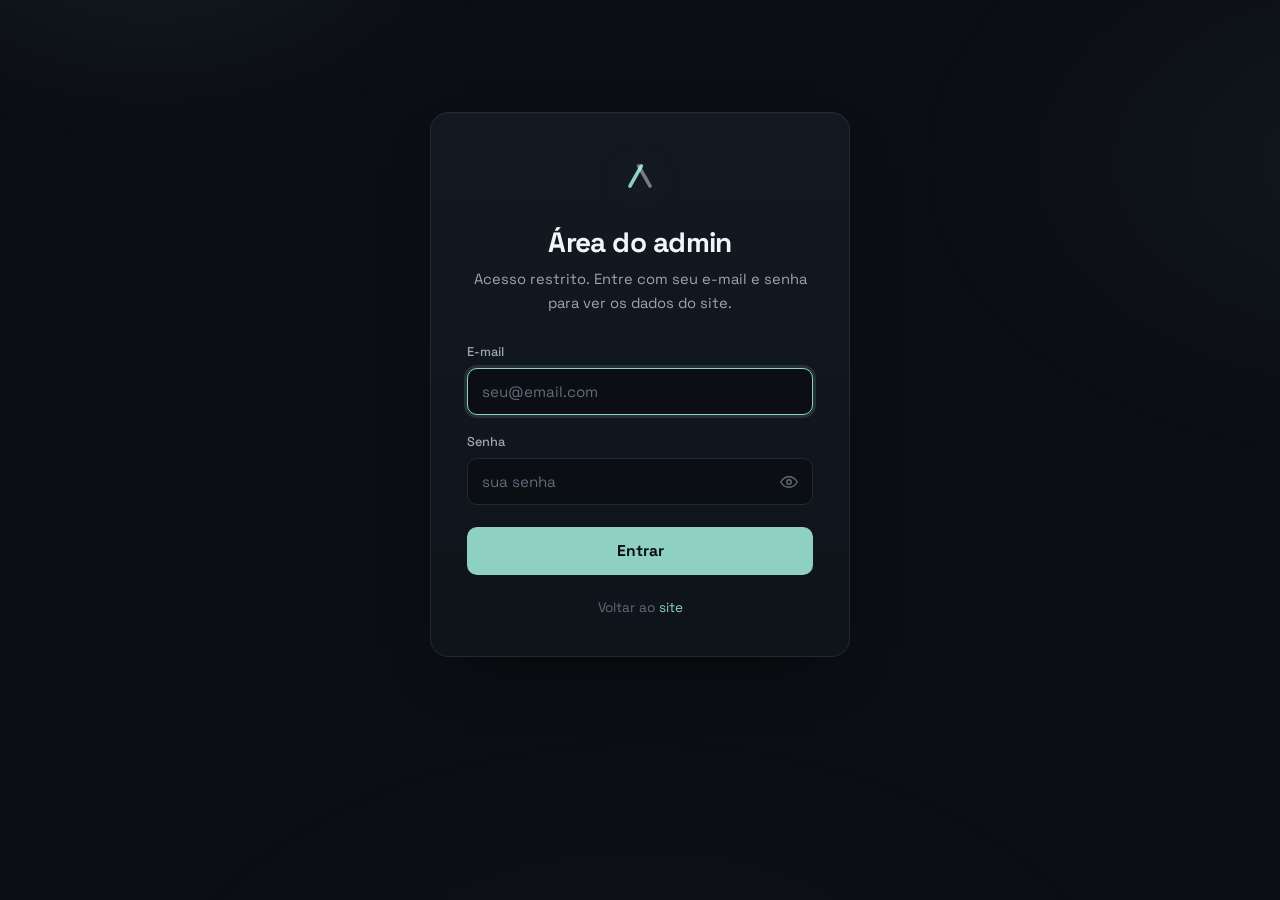
<file: hyoga/area/index.html>
<!DOCTYPE html>
<html lang="pt-BR">
<head>
  <meta charset="UTF-8">
  <meta name="viewport" content="width=device-width, initial-scale=1.0">
  <meta name="color-scheme" content="dark">
  <title>Área do admin — Hyoga</title>
  <link rel="icon" href="/favicon.svg" type="image/svg+xml">
  <link rel="preconnect" href="https://fonts.googleapis.com">
  <link rel="preconnect" href="https://fonts.gstatic.com" crossorigin>
  <link href="https://fonts.googleapis.com/css2?family=Space+Grotesk:wght@400;500;600;700&display=swap" rel="stylesheet">
  <link rel="stylesheet" href="/hyoga/area/admin.css">
</head>
<body>
  <div class="brilho" aria-hidden="true"></div>

  <main class="wrap">

    <section id="tela-login" class="card login" hidden>
      <div class="logo-admin" aria-hidden="true">
        <svg viewBox="0 0 64 64" width="46" height="46">
          <path d="M18 46 L34 18" stroke="#8ED0C2" stroke-width="5" stroke-linecap="round" fill="none"/>
          <path d="M46 46 L30 18" stroke="#F2F5F7" stroke-width="5" stroke-linecap="round" fill="none" opacity=".45"/>
        </svg>
      </div>
      <h1>Área do admin</h1>
      <p class="login-sub">Acesso restrito. Entre com seu e-mail e senha para ver os dados do site.</p>
      <form id="form-login" autocomplete="on">
        <div class="campo">
          <label for="email">E-mail</label>
          <input type="email" id="email" name="email" required autocomplete="username" placeholder="seu@email.com">
        </div>
        <div class="campo">
          <label for="senha">Senha</label>
          <div class="input-senha">
            <input type="password" id="senha" name="senha" required autocomplete="current-password" placeholder="sua senha">
            <button type="button" id="btn-ver-senha" class="ver-senha" aria-label="Mostrar senha" aria-pressed="false">
              <svg class="icone-olho" viewBox="0 0 24 24" aria-hidden="true"><path d="M1 12s4-7 11-7 11 7 11 7-4 7-11 7S1 12 1 12z"/><circle cx="12" cy="12" r="3"/></svg>
              <svg class="icone-olho-fechado" viewBox="0 0 24 24" aria-hidden="true"><path d="M17.94 17.94A10.07 10.07 0 0 1 12 20c-7 0-11-8-11-8a18.45 18.45 0 0 1 5.06-5.94M9.9 4.24A9.12 9.12 0 0 1 12 4c7 0 11 8 11 8a18.5 18.5 0 0 1-2.16 3.19m-6.72-1.07a3 3 0 1 1-4.24-4.24"/><path d="M1 1l22 22"/></svg>
            </button>
          </div>
        </div>
        <p class="erro" id="erro-login" role="alert" hidden></p>
        <button type="submit" id="btn-entrar">Entrar</button>
      </form>
      <p class="login-voltar">Voltar ao <a href="/">site</a></p>
    </section>

    <section id="tela-painel" hidden>
      <header class="painel-topo">
        <div class="marca">
          <svg class="marca-mark" viewBox="0 0 64 64" aria-hidden="true">
            <path d="M18 46 L34 18" stroke="#8ED0C2" stroke-width="5" stroke-linecap="round" fill="none"/>
            <path d="M46 46 L30 18" stroke="#F2F5F7" stroke-width="5" stroke-linecap="round" fill="none" opacity=".45"/>
          </svg>
          <div class="marca-texto">
            <p class="marca-nome">HYOGA</p>
            <p class="marca-sub">Área do admin</p>
          </div>
        </div>
        <div class="topo-acoes">
          <button type="button" id="btn-atualizar" class="botao-icone" aria-label="Atualizar dados" title="Atualizar dados">
            <svg viewBox="0 0 24 24" aria-hidden="true"><path d="M21 12a9 9 0 1 1-2.64-6.36"/><path d="M21 3v6h-6"/></svg>
          </button>
          <button type="button" id="btn-sair" class="botao-secundario">Sair</button>
        </div>
      </header>

      <div class="cabecalho-painel">
        <div>
          <h1>Visão geral</h1>
          <p class="data-hoje" id="data-hoje"></p>
        </div>
        <p class="ultima-atualizacao" id="ultima-atualizacao" hidden></p>
      </div>

      <div class="skeleton" id="skeleton-stats" aria-hidden="true">
        <div class="sk sk-destaque"></div>
        <div class="sk sk-destaque"></div>
        <div class="sk sk-destaque"></div>
        <div class="sk sk-rede"></div>
        <div class="sk sk-rede"></div>
        <div class="sk sk-rede"></div>
        <div class="sk sk-linha"></div>
        <div class="sk sk-rede"></div>
        <div class="sk sk-rede"></div>
        <div class="sk sk-rede"></div>
        <div class="sk sk-rede"></div>
        <div class="sk sk-rede"></div>
        <div class="sk sk-rede"></div>
        <div class="sk sk-rede"></div>
        <div class="sk sk-linha"></div>
        <div class="sk sk-rede"></div>
        <div class="sk sk-rede"></div>
        <div class="sk sk-rede"></div>
      </div>

      <div id="conteudo-stats" hidden>
        <div class="grade grade-destaque" id="stats-destaque"></div>
        <div class="grade grade-leads" id="grade-leads"></div>
        <div class="secao">
          <h2>Redes e links</h2>
          <div class="grade grade-redes" id="grade-redes"></div>
        </div>
        <div class="secao">
          <h2>Perfil dos leads</h2>
          <div class="grade grade-perfil" id="grade-perfil"></div>
        </div>
      </div>

      <section class="secao secao-msgs" aria-labelledby="titulo-msgs">
        <div class="msgs-topo">
          <div>
            <h2 id="titulo-msgs">Mensagens do formulário</h2>
            <p class="msgs-sub" id="msgs-sub"></p>
          </div>
          <div class="msgs-topo-acoes">
            <button type="button" id="filtro-nao-vistas" class="filtro-chip" aria-pressed="false">Não lidas</button>
            <div class="busca">
              <svg viewBox="0 0 24 24" aria-hidden="true"><circle cx="11" cy="11" r="7"/><path d="M21 21l-4.3-4.3"/></svg>
              <input type="search" id="busca-msgs" placeholder="Filtrar mensagens" aria-label="Filtrar mensagens">
            </div>
          </div>
        </div>
        <div class="vazio" id="sem-msgs" hidden>
          <svg class="vazio-icone" viewBox="0 0 24 24" aria-hidden="true"><rect x="2" y="4" width="20" height="16" rx="2"/><path d="M22 6l-10 7L2 6"/></svg>
          <p class="vazio-titulo" id="sem-msgs-titulo">Nenhuma mensagem ainda</p>
          <p class="vazio-texto" id="sem-msgs-texto">As mensagens enviadas pelo formulário do site aparecem aqui.</p>
        </div>
        <div class="lista" id="lista-msgs"></div>
      </section>
    </section>

  </main>
  <script src="/hyoga/area/admin.js"></script>
</body>
</html>
</file>
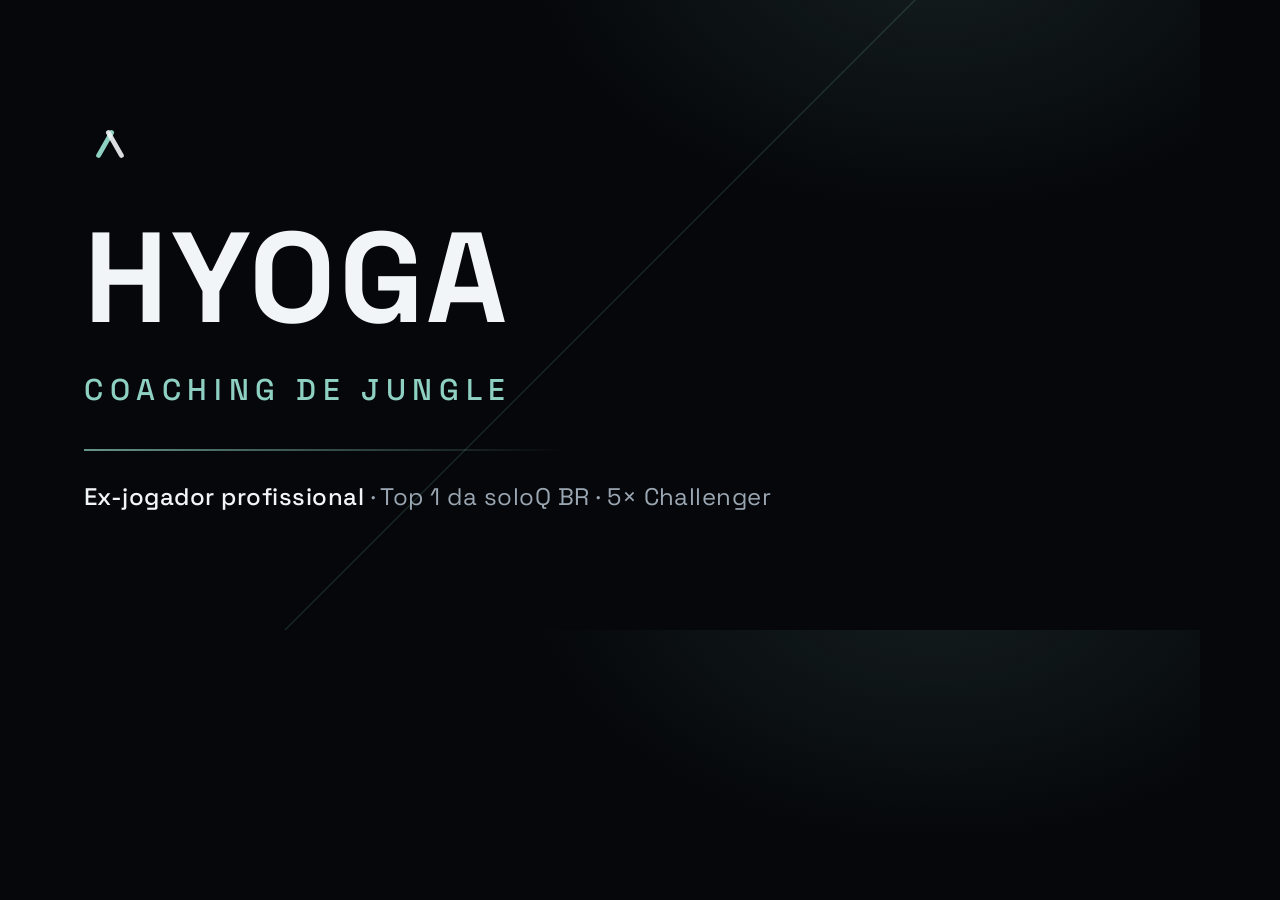
<file: docs/og-source.html>
<!DOCTYPE html>
<html lang="pt-BR">
<head>
<meta charset="UTF-8">
<title>OG source — Hyoga</title>
<link rel="preconnect" href="https://fonts.googleapis.com">
<link rel="preconnect" href="https://fonts.gstatic.com" crossorigin>
<link href="https://fonts.googleapis.com/css2?family=Space+Grotesk:wght@400;500;700&display=swap" rel="stylesheet">
<style>
  * { margin: 0; padding: 0; box-sizing: border-box; }
  html, body { width: 1200px; height: 630px; overflow: hidden; }
  body {
    background: #05070A;
    background-image: radial-gradient(600px 400px at 78% -10%, rgba(142, 208, 194, 0.12), transparent 70%);
    font-family: 'Space Grotesk', system-ui, sans-serif;
    color: #F2F5F7;
    display: flex;
    flex-direction: column;
    justify-content: center;
    padding: 72px 84px;
    position: relative;
  }
  /* linha de precisão diagonal sutil no canto */
  body::after {
    content: '';
    position: absolute;
    inset: 0;
    background: linear-gradient(135deg, transparent 49.9%, rgba(142, 208, 194, 0.16) 50%, transparent 50.1%);
  }
  .emblem { display: flex; gap: 10px; margin-bottom: 44px; }
  .emblem svg { width: 52px; height: 52px; }
  .nome { font-size: 128px; font-weight: 700; letter-spacing: 0.02em; line-height: 1; }
  .tagline {
    margin-top: 28px;
    font-size: 30px;
    font-weight: 500;
    letter-spacing: 0.22em;
    text-transform: uppercase;
    color: #8ED0C2;
  }
  .linha {
    width: 480px;
    height: 2px;
    background: linear-gradient(90deg, rgba(142, 208, 194, 0.7), transparent);
    margin: 40px 0 30px;
  }
  .provas { font-size: 24px; color: #9AA6B2; letter-spacing: 0.02em; }
  .provas strong { color: #F2F5F7; font-weight: 500; }
</style>
</head>
<body>
  <div class="emblem">
    <svg viewBox="0 0 64 64" aria-hidden="true">
      <path d="M18 46 L34 18" stroke="#8ED0C2" stroke-width="6" stroke-linecap="round" fill="none"/>
      <path d="M46 46 L30 18" stroke="#F2F5F7" stroke-width="6" stroke-linecap="round" fill="none" opacity=".9"/>
    </svg>
  </div>

  <div class="nome">HYOGA</div>
  <div class="tagline">Coaching de Jungle</div>
  <div class="linha"></div>
  <div class="provas">
    <strong>Ex-jogador profissional</strong> · Top 1 da soloQ BR · 5× Challenger
  </div>
</body>
</html>
</file>
<file: hyoga/area/admin.css>
:root {
  --bg: #0B0E13;
  --bg-2: #11161D;
  --bg-3: #151C24;
  --cyan: #8ED0C2;
  --cyan-forte: #6FB8A8;
  --cyan-suave: rgba(142, 208, 194, 0.12);
  --texto: #F2F5F7;
  --texto-2: #9AA6B2;
  --texto-3: #5F6C7A;
  --borda: #202A34;
  --borda-2: #2C3946;
  --erro: #FF6B6B;
  --raio: 14px;
  --raio-2: 10px;
  --transicao: 180ms ease;
}

* {
  box-sizing: border-box;
  margin: 0;
  padding: 0;
}

html {
  scroll-behavior: smooth;
}

body {
  background: var(--bg);
  color: var(--texto);
  font-family: 'Space Grotesk', system-ui, -apple-system, 'Segoe UI', Roboto, sans-serif;
  min-height: 100dvh;
  padding: 40px 20px 64px;
  -webkit-font-smoothing: antialiased;
}

[hidden] {
  display: none !important;
}

::selection {
  background: rgba(142, 208, 194, 0.3);
}

::-webkit-scrollbar {
  width: 10px;
}

::-webkit-scrollbar-track {
  background: transparent;
}

::-webkit-scrollbar-thumb {
  background: #232D38;
  border-radius: 999px;
  border: 2px solid var(--bg);
}

.brilho {
  position: fixed;
  inset: 0;
  z-index: 0;
  pointer-events: none;
  background:
    radial-gradient(600px 400px at 12% -10%, rgba(142, 208, 194, 0.07), transparent 60%),
    radial-gradient(800px 520px at 108% 18%, rgba(142, 208, 194, 0.05), transparent 60%),
    radial-gradient(900px 600px at 50% 120%, rgba(142, 208, 194, 0.04), transparent 60%);
}

.wrap {
  position: relative;
  z-index: 1;
  max-width: 1060px;
  margin: 0 auto;
}

.login {
  max-width: 420px;
  margin: 8vh auto 0;
  text-align: center;
  background: linear-gradient(180deg, #131921, #0F141B);
  border: 1px solid var(--borda);
  border-radius: 18px;
  padding: 40px 36px;
  box-shadow: 0 24px 60px -32px rgba(0, 0, 0, 0.75), inset 0 1px 0 rgba(255, 255, 255, 0.03);
}

.logo-admin {
  margin-bottom: 20px;
}

.logo-admin svg {
  filter: drop-shadow(0 6px 18px rgba(142, 208, 194, 0.25));
}

h1 {
  font-size: clamp(1.5rem, 3vw, 1.75rem);
  font-weight: 700;
  letter-spacing: -0.02em;
  margin-bottom: 8px;
}

.login-sub {
  color: var(--texto-2);
  font-size: 0.92rem;
  line-height: 1.6;
  margin-bottom: 28px;
}

.campo {
  margin-bottom: 18px;
  text-align: left;
}

form label {
  display: block;
  font-size: 0.8rem;
  font-weight: 500;
  color: var(--texto-2);
  margin-bottom: 8px;
}

input {
  width: 100%;
  background: var(--bg);
  border: 1px solid var(--borda);
  border-radius: var(--raio-2);
  color: var(--texto);
  padding: 13px 14px;
  font-size: 0.95rem;
  font-family: inherit;
  transition: border-color var(--transicao), box-shadow var(--transicao), background var(--transicao);
}

input:hover {
  border-color: var(--borda-2);
}

input:focus {
  outline: none;
  border-color: var(--cyan);
  box-shadow: 0 0 0 3px rgba(142, 208, 194, 0.14);
}

input:focus-visible {
  outline: none;
}

input::placeholder {
  color: var(--texto-3);
}

.input-senha {
  position: relative;
}

.input-senha input {
  padding-right: 46px;
}

.ver-senha {
  position: absolute;
  right: 7px;
  top: 50%;
  transform: translateY(-50%);
  width: 34px;
  height: 34px;
  padding: 0;
  display: grid;
  place-items: center;
  background: transparent;
  border: 0;
  border-radius: 8px;
  color: var(--texto-3);
  cursor: pointer;
  transition: color var(--transicao), background var(--transicao);
}

.ver-senha:hover {
  color: var(--texto);
  background: rgba(255, 255, 255, 0.04);
}

.ver-senha svg {
  width: 18px;
  height: 18px;
  fill: none;
  stroke: currentColor;
  stroke-width: 1.8;
  stroke-linecap: round;
  stroke-linejoin: round;
}

.icone-olho-fechado {
  display: none;
}

.ver-senha.ativo .icone-olho {
  display: none;
}

.ver-senha.ativo .icone-olho-fechado {
  display: block;
}

.erro {
  color: var(--erro);
  font-size: 0.85rem;
  text-align: left;
  margin: -6px 0 14px;
  background: rgba(255, 107, 107, 0.07);
  border: 1px solid rgba(255, 107, 107, 0.22);
  border-radius: 8px;
  padding: 10px 12px;
  line-height: 1.5;
}

button {
  font-family: inherit;
}

#btn-entrar {
  width: 100%;
  background: var(--cyan);
  color: #0B0E13;
  border: 0;
  border-radius: var(--raio-2);
  padding: 14px 16px;
  font-size: 0.98rem;
  font-weight: 700;
  cursor: pointer;
  margin-top: 4px;
  transition: background var(--transicao), transform var(--transicao), opacity var(--transicao);
}

#btn-entrar:hover {
  background: var(--cyan-forte);
  transform: translateY(-1px);
}

#btn-entrar:active {
  transform: scale(0.985);
}

#btn-entrar:disabled {
  opacity: 0.55;
  cursor: default;
  transform: none;
}

.login-voltar {
  margin-top: 24px;
  font-size: 0.85rem;
  color: var(--texto-3);
}

.login-voltar a {
  color: var(--cyan);
  text-decoration: none;
}

.login-voltar a:hover {
  text-decoration: underline;
}

.painel-topo {
  position: sticky;
  top: 0;
  z-index: 10;
  display: flex;
  justify-content: space-between;
  align-items: center;
  gap: 16px;
  padding: 14px 0 18px;
  margin-bottom: 28px;
  background: linear-gradient(180deg, rgba(11, 14, 19, 0.94), rgba(11, 14, 19, 0.8) 72%, transparent);
}

.marca {
  display: flex;
  align-items: center;
  gap: 12px;
}

.marca-mark {
  width: 30px;
  height: 30px;
}

.marca-nome {
  font-size: 0.8rem;
  font-weight: 700;
  letter-spacing: 0.18em;
}

.marca-sub {
  font-size: 0.72rem;
  color: var(--texto-3);
  margin-top: 2px;
}

.topo-acoes {
  display: flex;
  align-items: center;
  gap: 10px;
}

.botao-secundario {
  width: auto;
  background: transparent;
  color: var(--cyan);
  border: 1px solid rgba(142, 208, 194, 0.35);
  padding: 9px 18px;
  border-radius: 999px;
  font-size: 0.85rem;
  font-weight: 600;
  cursor: pointer;
  transition: background var(--transicao), border-color var(--transicao), transform var(--transicao);
}

.botao-secundario:hover {
  background: var(--cyan-suave);
  border-color: var(--cyan);
}

.botao-secundario:active {
  transform: scale(0.97);
}

.botao-icone {
  width: 38px;
  height: 38px;
  padding: 0;
  display: grid;
  place-items: center;
  background: transparent;
  border: 1px solid var(--borda);
  border-radius: 999px;
  color: var(--texto-2);
  cursor: pointer;
  transition: color var(--transicao), border-color var(--transicao), background var(--transicao);
}

.botao-icone:hover {
  color: var(--cyan);
  border-color: var(--borda-2);
  background: var(--bg-2);
}

.botao-icone:active {
  transform: scale(0.96);
}

.botao-icone:disabled {
  opacity: 0.5;
  cursor: default;
}

.botao-icone svg {
  width: 16px;
  height: 16px;
  fill: none;
  stroke: currentColor;
  stroke-width: 1.8;
  stroke-linecap: round;
  stroke-linejoin: round;
}

.botao-icone.girando svg {
  animation: girar 0.8s linear infinite;
}

@keyframes girar {
  to {
    transform: rotate(360deg);
  }
}

.cabecalho-painel {
  display: flex;
  justify-content: space-between;
  align-items: flex-end;
  gap: 16px;
  flex-wrap: wrap;
  margin-bottom: 24px;
}

.data-hoje {
  color: var(--texto-2);
  font-size: 0.9rem;
  margin-top: 6px;
  text-transform: capitalize;
}

.ultima-atualizacao {
  color: var(--texto-3);
  font-size: 0.78rem;
  white-space: nowrap;
}

.grade {
  display: grid;
  gap: 14px;
}

.grade-destaque {
  grid-template-columns: repeat(auto-fit, minmax(240px, 1fr));
}

.grade-leads {
  grid-template-columns: repeat(auto-fit, minmax(200px, 1fr));
}

.grade-redes {
  grid-template-columns: repeat(auto-fill, minmax(148px, 1fr));
}

.grade-perfil {
  grid-template-columns: repeat(auto-fit, minmax(200px, 1fr));
}

.stat {
  position: relative;
  overflow: hidden;
  background: linear-gradient(180deg, #121820, #0F141B);
  border: 1px solid var(--borda);
  border-radius: var(--raio);
  padding: 18px 20px;
  transition: transform var(--transicao), border-color var(--transicao), background var(--transicao);
}

.stat:hover {
  border-color: var(--borda-2);
  transform: translateY(-2px);
}

.stat-destaque {
  padding: 22px 24px;
  background: linear-gradient(180deg, #131B22, #0F151C);
  border-color: rgba(142, 208, 194, 0.16);
}

.stat-destaque::before {
  content: '';
  position: absolute;
  inset: 0 auto 0 0;
  width: 3px;
  background: linear-gradient(180deg, var(--cyan), rgba(142, 208, 194, 0.12));
}

.stat-topo {
  display: flex;
  align-items: center;
  gap: 10px;
  margin-bottom: 14px;
}

.stat-icone {
  width: 34px;
  height: 34px;
  border-radius: 10px;
  display: grid;
  place-items: center;
  background: var(--cyan-suave);
  color: var(--cyan);
  flex: none;
}

.stat-icone svg {
  width: 17px;
  height: 17px;
  fill: none;
  stroke: currentColor;
  stroke-width: 1.8;
  stroke-linecap: round;
  stroke-linejoin: round;
}

.stat-nome {
  color: var(--texto-2);
  font-size: 0.82rem;
  font-weight: 500;
}

.stat-numero {
  font-size: 2rem;
  font-weight: 700;
  letter-spacing: -0.02em;
  line-height: 1.1;
  font-variant-numeric: tabular-nums;
  color: var(--cyan);
}

.stat-sub {
  color: var(--texto-3);
  font-size: 0.78rem;
  margin-top: 8px;
}

.stat-numero.texto {
  font-size: 1.25rem;
  color: var(--texto);
}

.stat-rede .stat-icone {
  width: 30px;
  height: 30px;
  border-radius: 9px;
  margin-bottom: 12px;
}

.stat-rede .stat-numero {
  font-size: 1.4rem;
  color: var(--texto);
  margin-top: 8px;
}

.stat-perfil .stat-icone {
  width: 30px;
  height: 30px;
  border-radius: 9px;
  margin-bottom: 12px;
}

.stat-perfil-valor {
  font-size: 1.3rem;
  font-weight: 700;
  color: var(--cor-elo, var(--texto));
  margin-top: 8px;
  line-height: 1.2;
}

.secao {
  margin-top: 36px;
}

.secao h2 {
  font-size: 0.95rem;
  font-weight: 600;
  margin-bottom: 16px;
  letter-spacing: 0.01em;
}

.secao-msgs {
  margin-top: 44px;
}

.msgs-topo {
  display: flex;
  justify-content: space-between;
  align-items: flex-end;
  gap: 16px;
  flex-wrap: wrap;
  margin-bottom: 18px;
}

.msgs-topo-acoes {
  display: flex;
  align-items: center;
  gap: 10px;
  flex-wrap: wrap;
}

.filtro-chip {
  display: inline-flex;
  align-items: center;
  gap: 8px;
  background: transparent;
  border: 1px solid var(--borda);
  border-radius: 999px;
  padding: 9px 16px;
  font-size: 0.82rem;
  font-weight: 500;
  color: var(--texto-2);
  cursor: pointer;
  transition: color var(--transicao), border-color var(--transicao), background var(--transicao);
}

.filtro-chip::before {
  content: '';
  width: 7px;
  height: 7px;
  border-radius: 50%;
  background: var(--texto-3);
  transition: background var(--transicao);
}

.filtro-chip:hover {
  color: var(--texto);
  border-color: var(--borda-2);
}

.filtro-chip.ativo {
  color: var(--cyan);
  border-color: rgba(142, 208, 194, 0.45);
  background: var(--cyan-suave);
}

.filtro-chip.ativo::before {
  background: var(--cyan);
  box-shadow: 0 0 8px rgba(142, 208, 194, 0.6);
}

.msgs-sub {
  color: var(--texto-3);
  font-size: 0.82rem;
  margin-top: 4px;
}

.busca {
  position: relative;
  width: min(320px, 100%);
}

.busca svg {
  position: absolute;
  left: 13px;
  top: 50%;
  transform: translateY(-50%);
  width: 15px;
  height: 15px;
  fill: none;
  stroke: var(--texto-3);
  stroke-width: 1.8;
  stroke-linecap: round;
  pointer-events: none;
}

.busca input {
  padding: 10px 14px 10px 38px;
  background: var(--bg-2);
  border-radius: 999px;
  font-size: 0.85rem;
}

input[type="search"]::-webkit-search-cancel-button {
  -webkit-appearance: none;
}

.lista {
  display: flex;
  flex-direction: column;
  gap: 12px;
}

.msg {
  background: var(--bg-2);
  border: 1px solid var(--borda);
  border-radius: var(--raio);
  padding: 18px 20px;
  transition: transform var(--transicao), border-color var(--transicao), background var(--transicao);
}

.msg:hover {
  border-color: var(--borda-2);
  background: var(--bg-3);
  transform: translateY(-1px);
}

.msg--nao-vista {
  border-color: rgba(142, 208, 194, 0.45);
  background: linear-gradient(180deg, rgba(142, 208, 194, 0.06), var(--bg-2));
}

.msg-topo-lado {
  display: flex;
  align-items: center;
  gap: 8px;
  flex: none;
}

.badge-nova {
  font-size: 0.7rem;
  font-weight: 700;
  text-transform: uppercase;
  letter-spacing: 0.06em;
  padding: 4px 10px;
  border-radius: 999px;
  color: #0B0E13;
  background: var(--cyan);
  white-space: nowrap;
}

.msg-topo {
  display: flex;
  justify-content: space-between;
  align-items: center;
  gap: 14px;
  margin-bottom: 12px;
}

.msg-autor {
  display: flex;
  align-items: center;
  gap: 12px;
  min-width: 0;
}

.msg-autor-info {
  min-width: 0;
}

.avatar {
  width: 40px;
  height: 40px;
  border-radius: 12px;
  background: var(--cyan-suave);
  border: 1px solid rgba(142, 208, 194, 0.22);
  color: var(--cyan);
  display: grid;
  place-items: center;
  font-weight: 700;
  font-size: 0.95rem;
  flex: none;
}

.msg-nome {
  font-weight: 600;
  font-size: 0.95rem;
  overflow: hidden;
  text-overflow: ellipsis;
  white-space: nowrap;
}

.msg-data {
  color: var(--texto-3);
  font-size: 0.78rem;
  margin-top: 2px;
}

.badge-elo {
  flex: none;
  font-size: 0.75rem;
  font-weight: 600;
  padding: 4px 11px;
  border-radius: 999px;
  color: var(--cor-elo);
  background: color-mix(in srgb, var(--cor-elo) 14%, transparent);
  border: 1px solid color-mix(in srgb, var(--cor-elo) 38%, transparent);
  white-space: nowrap;
}

.msg-objetivo {
  font-size: 0.95rem;
  line-height: 1.55;
  margin-bottom: 14px;
  text-wrap: pretty;
}

.msg-contatos {
  display: flex;
  flex-wrap: wrap;
  gap: 10px;
  margin-bottom: 14px;
}

.meta {
  display: inline-flex;
  align-items: center;
  gap: 7px;
  font-size: 0.82rem;
  color: var(--texto-2);
  background: var(--bg);
  border: 1px solid var(--borda);
  border-radius: 999px;
  padding: 5px 12px;
  text-decoration: none;
  transition: border-color var(--transicao), color var(--transicao);
}

a.meta:hover {
  border-color: rgba(142, 208, 194, 0.45);
  color: var(--cyan);
}

.msg-metas {
  display: flex;
  flex-wrap: wrap;
  gap: 10px;
  padding-top: 12px;
  border-top: 1px solid var(--borda);
}

.msg-rodape {
  display: flex;
  flex-wrap: wrap;
  align-items: center;
  justify-content: space-between;
  gap: 12px;
  margin-top: 12px;
  padding-top: 12px;
  border-top: 1px solid var(--borda);
}

.msg-rodape-info {
  display: flex;
  flex-wrap: wrap;
  align-items: center;
  gap: 10px;
}

.msg-acoes {
  display: flex;
  align-items: center;
  gap: 8px;
}

.acao {
  display: inline-flex;
  align-items: center;
  gap: 6px;
  background: transparent;
  border: 1px solid var(--borda);
  border-radius: 999px;
  padding: 5px 12px;
  font-size: 0.75rem;
  font-weight: 500;
  color: var(--texto-2);
  cursor: pointer;
  transition: color var(--transicao), border-color var(--transicao), background var(--transicao);
}

.acao svg {
  width: 13px;
  height: 13px;
  fill: none;
  stroke: currentColor;
  stroke-width: 1.8;
  stroke-linecap: round;
  stroke-linejoin: round;
}

.acao:hover {
  color: var(--texto);
  border-color: var(--borda-2);
  background: var(--bg);
}

.acao:disabled {
  opacity: 0.5;
  cursor: default;
}

.acao-visto.ativo {
  color: var(--cyan);
  border-color: rgba(142, 208, 194, 0.4);
  background: var(--cyan-suave);
}

.acao-excluir:hover,
.acao-excluir.confirmando {
  color: var(--erro);
  border-color: rgba(255, 107, 107, 0.45);
  background: rgba(255, 107, 107, 0.08);
}

.badge-interesse {
  font-size: 0.75rem;
  font-weight: 600;
  padding: 4px 11px;
  border-radius: 999px;
  color: var(--cyan);
  background: var(--cyan-suave);
  border: 1px solid rgba(142, 208, 194, 0.35);
  white-space: nowrap;
}

.meta b {
  color: var(--texto);
  font-weight: 500;
}

.meta-icone {
  color: var(--cyan);
  display: grid;
  place-items: center;
}

.meta-icone svg {
  width: 13px;
  height: 13px;
  fill: none;
  stroke: currentColor;
  stroke-width: 2;
  stroke-linecap: round;
  stroke-linejoin: round;
}

.vazio {
  text-align: center;
  padding: 56px 24px;
  border: 1px dashed var(--borda-2);
  border-radius: var(--raio);
  background: rgba(255, 255, 255, 0.015);
}

.vazio-icone {
  width: 34px;
  height: 34px;
  fill: none;
  stroke: var(--texto-3);
  stroke-width: 1.5;
  stroke-linecap: round;
  stroke-linejoin: round;
  margin-bottom: 14px;
}

.vazio-titulo {
  font-weight: 600;
  font-size: 0.95rem;
  margin-bottom: 6px;
}

.vazio-texto {
  color: var(--texto-3);
  font-size: 0.85rem;
  max-width: 420px;
  margin: 0 auto;
  line-height: 1.6;
}

.skeleton {
  display: grid;
  grid-template-columns: repeat(2, 1fr);
  gap: 14px;
}

.sk {
  border-radius: var(--raio);
  background: linear-gradient(100deg, #121820 40%, #1A232D 50%, #121820 60%);
  background-size: 200% 100%;
  animation: brilho-sk 1.4s linear infinite;
}

.sk-destaque {
  height: 118px;
}

.sk-linha {
  grid-column: 1 / -1;
  height: 18px;
  width: 170px;
  border-radius: 6px;
}

.sk-rede {
  height: 92px;
}

@keyframes brilho-sk {
  to {
    background-position: -200% 0;
  }
}

:focus-visible {
  outline: 2px solid var(--cyan);
  outline-offset: 2px;
}

@media (prefers-reduced-motion: reduce) {
  *,
  *::before,
  *::after {
    animation-duration: 0.01ms !important;
    animation-iteration-count: 1 !important;
    transition-duration: 0.01ms !important;
  }
}

@media (max-width: 640px) {
  body {
    padding: 28px 14px 48px;
  }

  .login {
    padding: 32px 24px;
  }

  .grade-destaque {
    grid-template-columns: 1fr;
  }

  .skeleton {
    grid-template-columns: 1fr;
  }

  .msgs-topo {
    flex-direction: column;
    align-items: stretch;
  }

  .busca {
    width: 100%;
  }

  .msg-topo {
    align-items: flex-start;
  }

  .badge-elo {
    margin-top: 2px;
  }
}
</file>
